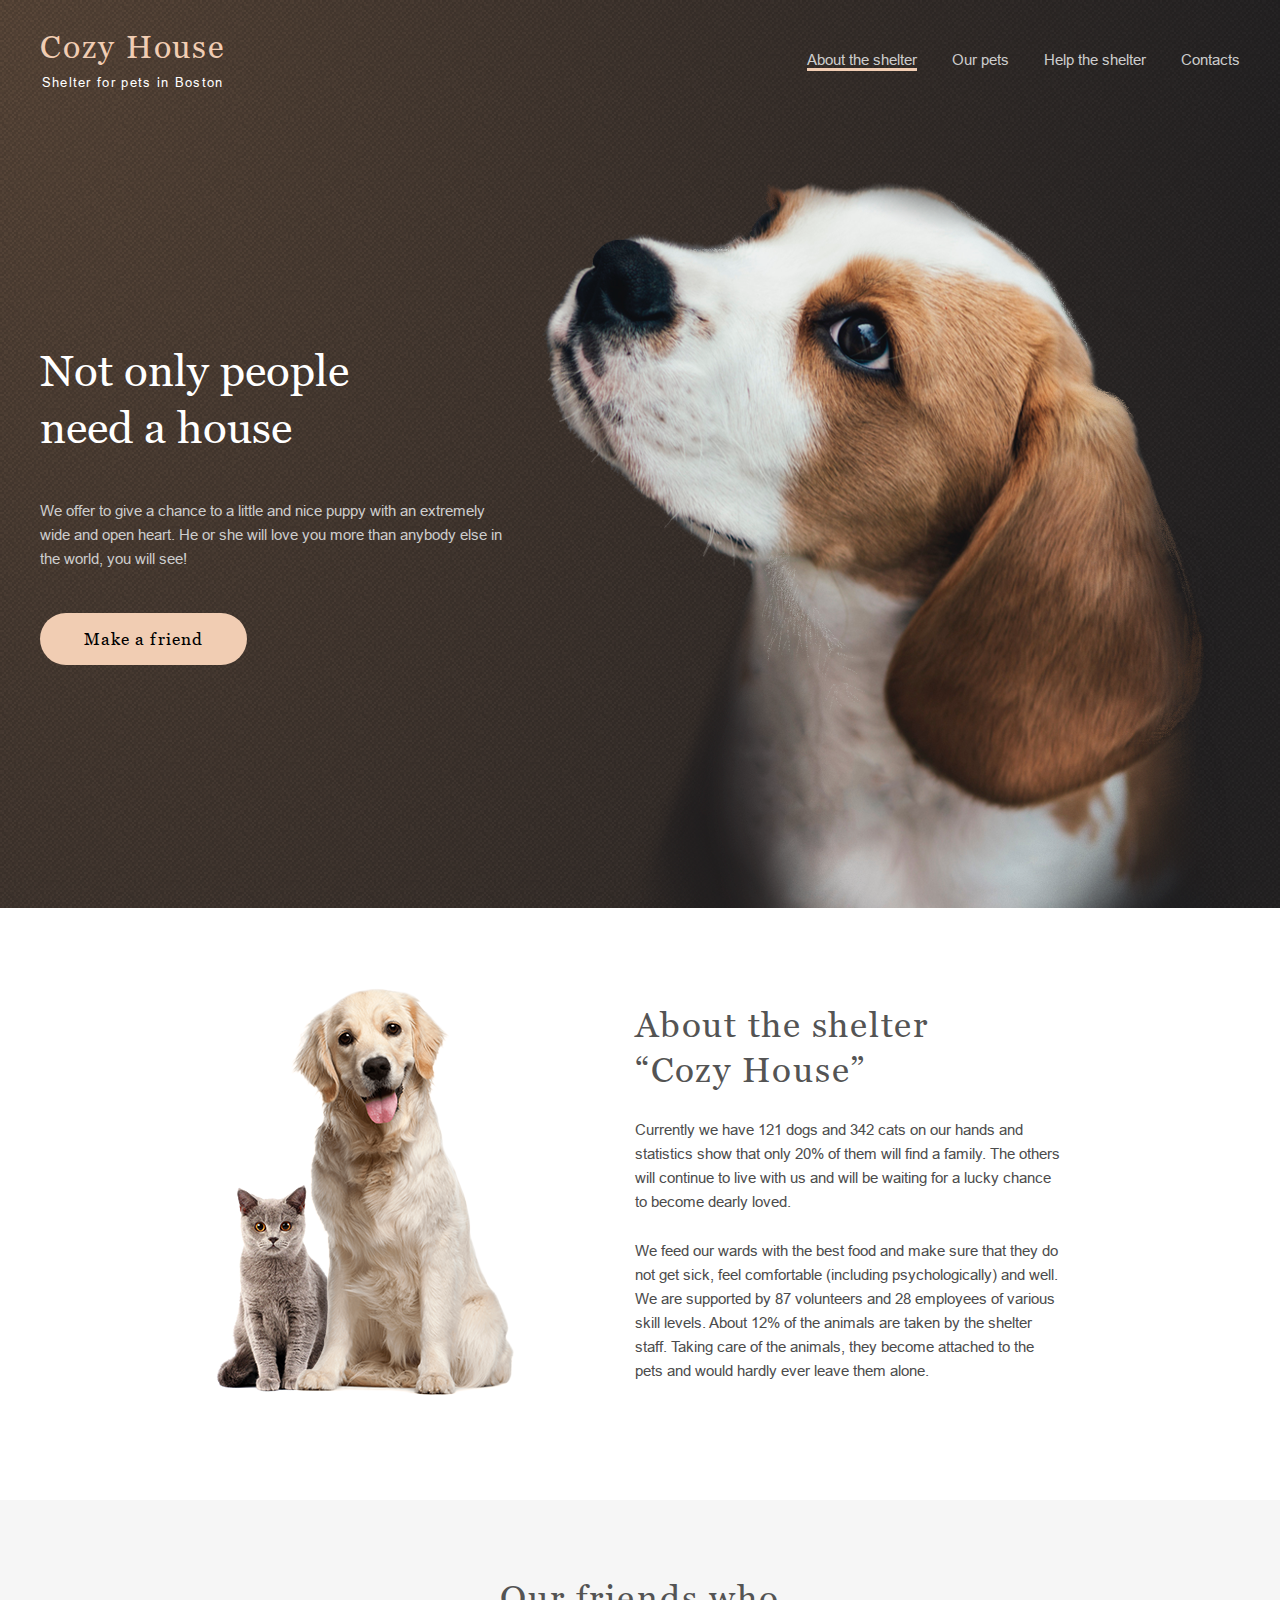
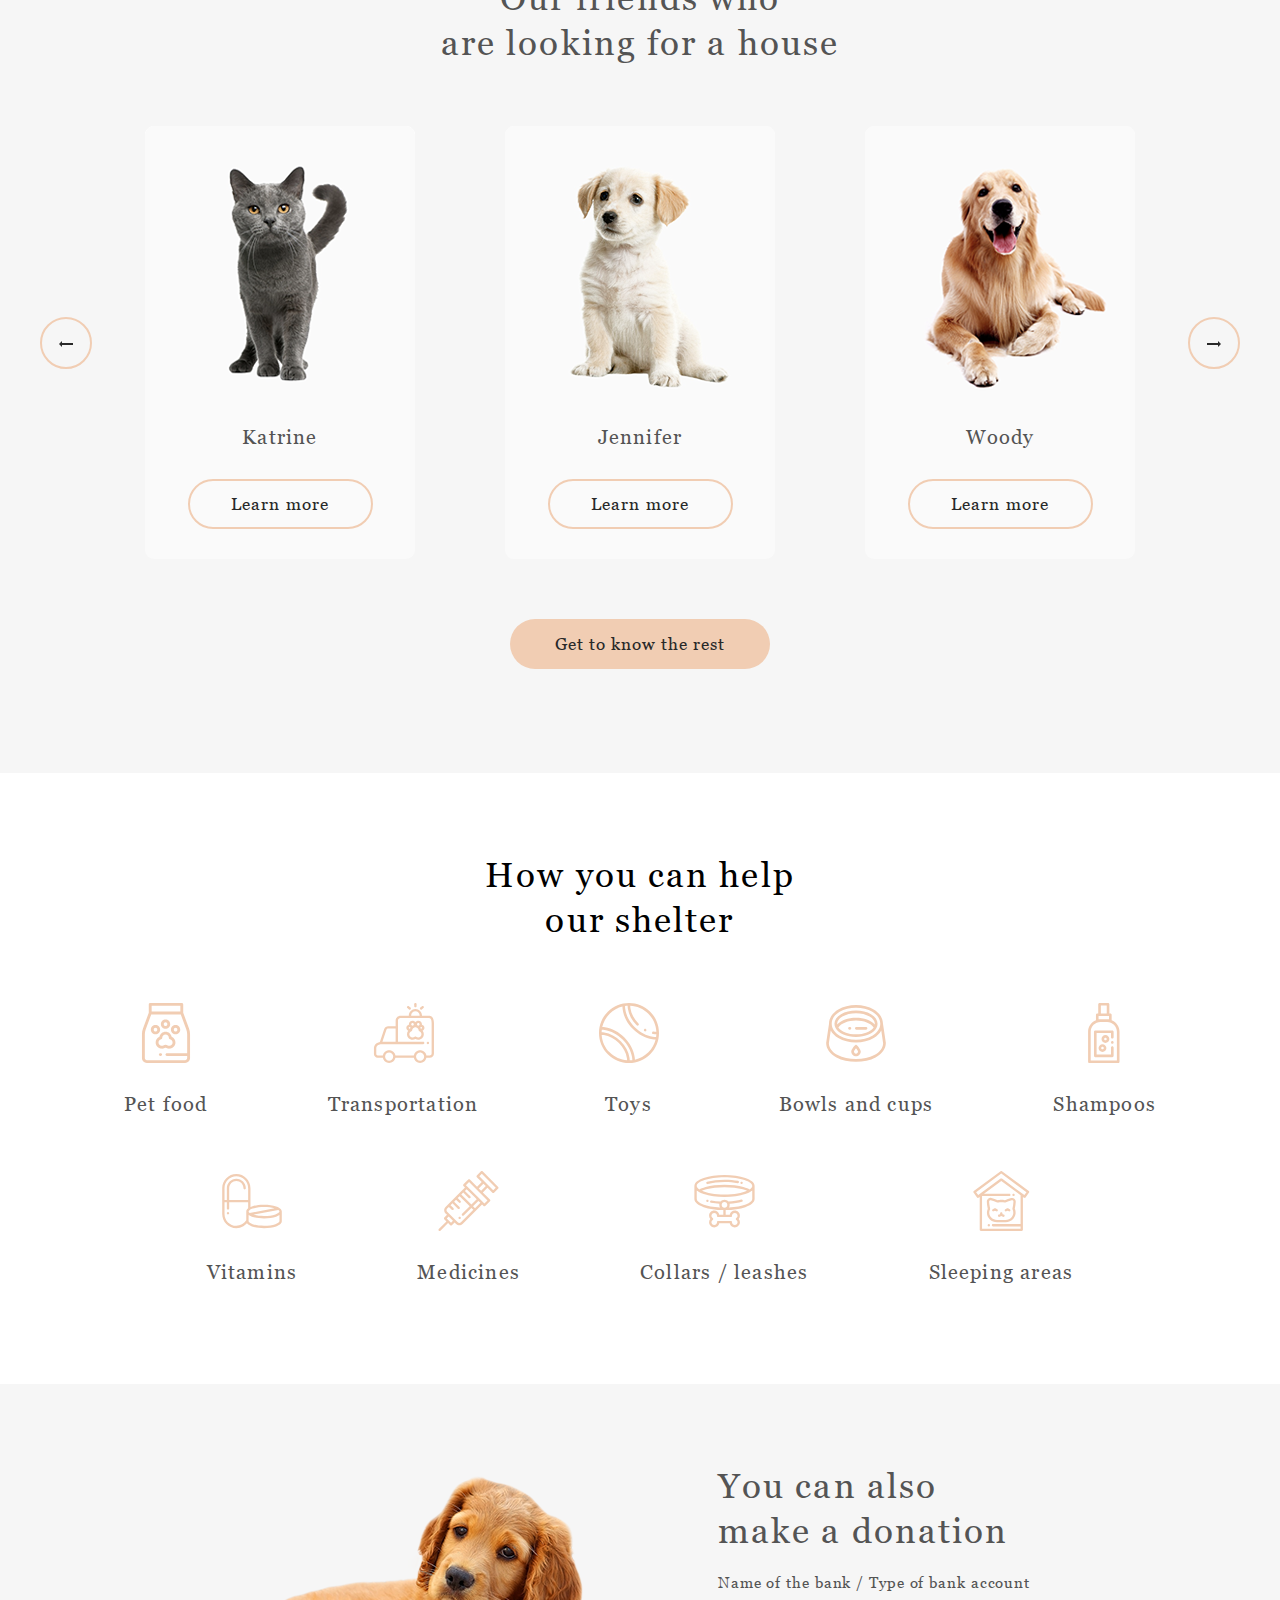
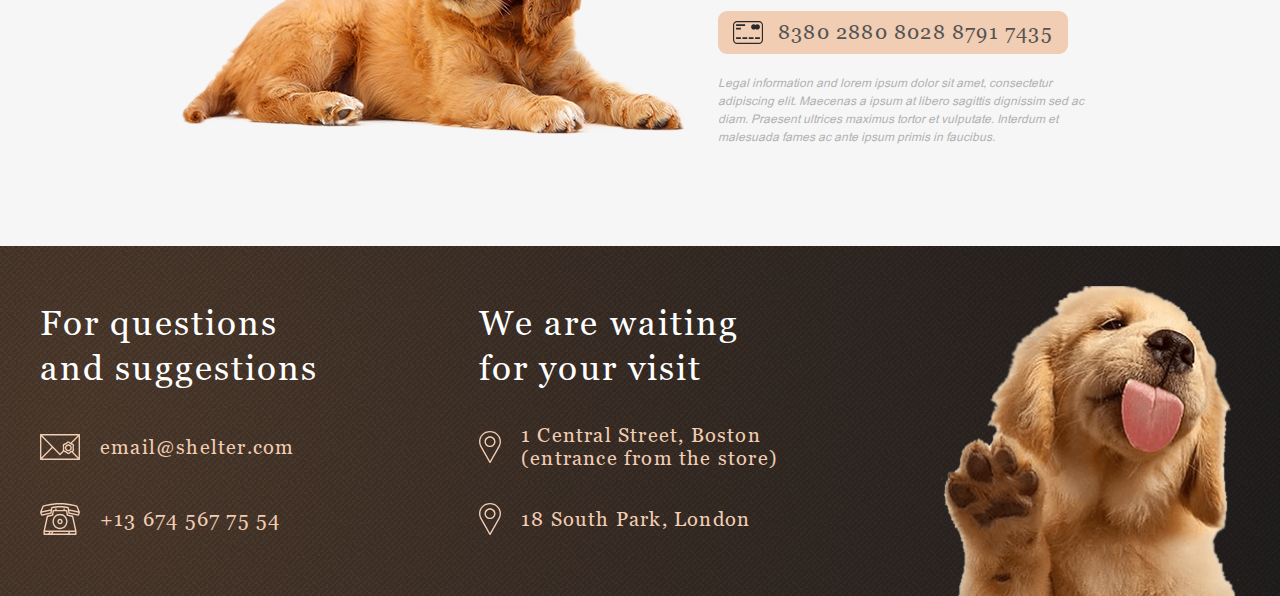
<file: shelter/pages/main/index.html>
<!DOCTYPE html>
<html lang="en">
<head>
    <meta charset="UTF-8">
    <meta http-equiv="X-UA-Compatible" content="IE=edge">
    <meta name="viewport" content="width=device-width, initial-scale=1.0">
    <link rel="stylesheet" href="../main/style.css">
    <title>main</title>
    <link rel="shortcut icon" type="image/svg" href="../../assets/icons/favicon.svg">
</head>

<body>
    <header class="header">
        <div class="header_conteiner wrapper">
            <a href="javascript:;" class="logo">
                <span class="title">Cozy House</span>
                <span class="subtitle">Shelter for pets in Boston</span>
            </a>
            <nav class="navigation">
                <ul class="navigation-list">
                    <li><a href="javascript:;" class="nav_link line">About the shelter</a></li>
                    <li><a href="../pets/index.html" class="nav_link active">Our pets</a></li>
                    <li><a href="#help_anchor" class="nav_link active">Help the shelter</a></li>
                    <li><a href="#contacts_anchor" class="nav_link active">Contacts</a></li>
                </ul>
            </nav>
            <div class="burger_menu" id="burger">
                <span class="burger_line"></span>
                <div class="blackout"></div>
            </div>
        </div>
    </header>
    <main>
        <section class="not_only">
            <div class="not_only_conteiner wrapper">
                <div class="content">
                    <h1>Not only people <br> need a house</h1>
                    <p>We offer to give a chance to a little 
                        and nice puppy with an extremely wide and open heart. 
                        He or she will love you more than anybody else in the world, 
                        you will see!</p>
                    <form action="#our_friends">
                        <button class="not_only_button">Make a friend</button>
                    </form>
                </div>
                <div class="start_images">
                    <img src="../../assets/images/start.png" class="start_screen_puppy" alt="start-screen-puppy">
                </div>
            </div>
        </section>
        <section class="about">
            <div class="about_conteiner wrapper">
                <div class="about_pets">
                    <img src="../../assets/images/about-pets.png" class="about_pets_images" alt="about_pets_images">
                </div>
                <div class="about_content">
                    <h3>About the shelter <br> “Cozy House”</h3>
                    <p>Currently we have 121 dogs and 342 cats on our hands and statistics show that only 20% 
                        of them will find a family. The others will continue to live with us and will be waiting 
                        for a lucky chance to become dearly loved.</p>
                    <p>We feed our wards with the best food and make sure that they do not get sick, feel comfortable 
                        (including psychologically) and well. We are supported by 87 volunteers and 28 employees of 
                        various skill levels. About 12% of the animals are taken by the shelter staff. 
                        Taking care of the animals, they become attached to the pets and would hardly ever leave them alone.</p>
                </div>
            </div>
        </section>
        <section class="our_friends" id="our_friends">
            <div class="our_friends_conteiner wrapper">
                <div class="our_friends_heading">
                    <h3>Our friends who<br>are looking for a house</h3>
                </div>
                <div class="our_friends_slider">
                    <button class="button_arrow button_arrow_one">
                        <img src="../../assets/icons/Arrow1.png" alt="arrow">
                    </button>
                    <div class="our_friends_pets">
                        <div class="our_friends_card card_one ">
                            <img src="../../assets/images/pets-katrine.png" class="card_images" alt="pets">
                            <p>Katrine</p>
                            <button class="card_button">Learn more</button>
                        </div>
                        <div class="our_friends_card card_two">
                            <img src="../../assets/images/pets-jennifer.png" class="card_images" alt="pets">
                            <p>Jennifer</p>
                            <button class="card_button">Learn more</button>
                        </div>
                        <div class="our_friends_card card_three">
                            <img src="../../assets/images/pets-woody.png" class="card_images" alt="pets">
                            <p>Woody</p>
                            <button class="card_button">Learn more</button>
                        </div>
                    </div>
                    <button class="button_arrow button_arrow_two">
                        <img src="../../assets/icons/Arrow2.png" alt="arrow">
                    </button>
                </div>
                <form action="../pets/index.html">
                    <button class="our_friends_button">Get to know the rest</button>
                </form>
            </div>
        </section>
        <section class="help" id="help_anchor">
            <div class="help_conteiner wrapper">
                <div class="help_heading">
                    <h3>How you can help<br>our shelter</h3>
                </div>
                <div class="help_list">
                    <div class="help_item">
                        <img src="../../assets/icons/icon-pet-food.svg" class="help_icon" alt="icon">
                        <p>Pet food</p>
                    </div>
                    <div class="help_item">
                        <img src="../../assets/icons/icon-transportation.svg" class="help_icon" alt="icon">
                        <p>Transportation</p>
                    </div>
                    <div class="help_item">
                        <img src="../../assets/icons/icon-toys.svg" class="help_icon" alt="icon">
                        <p>Toys</p>
                    </div>
                    <div class="help_item">
                        <img src="../../assets/icons/icon-bowls-and-cups.svg" class="help_icon" alt="icon">
                        <p>Bowls and cups</p>
                    </div>
                    <div class="help_item">
                        <img src="../../assets/icons/icon-shampoos.svg" class="help_icon" alt="icon">
                        <p>Shampoos</p>
                    </div>
                    <div class="help_item">
                        <img src="../../assets/icons/icon-vitamins.svg" class="help_icon" alt="icon">
                        <p>Vitamins</p>
                    </div>
                    <div class="help_item">
                        <img src="../../assets/icons/icon-medicines.svg" class="help_icon" alt="icon">
                        <p>Medicines</p>
                    </div>
                    <div class="help_item">
                        <img src="../../assets/icons/icon-collars-leashes.svg" class="help_icon" alt="icon">
                        <p>Collars / leashes</p>
                    </div>
                    <div class="help_item">
                        <img src="../../assets/icons/icon-sleeping-area.svg" class="help_icon" alt="icon">
                        <p>Sleeping areas</p>
                    </div>
                </div>
            </div>
        </section>
        <section class="in_addition">
            <div class="in_addition_conteiner wrapper">
                <div class="in_addition_pets">
                    <img src="../../assets/images/donation-dog.png" class="in_addition_images" alt="donation-dog">
                </div>
                <div class="in_addition_content">
                    <h3 class="in_addition_heading">You can also <br> make a donation</h3> 
                    <h5 class="in_addition_subheading">Name of the bank / Type of bank account</h5>
                    <a href="javascript:;" class="credit_card">
                        <img src="../../assets/icons/credit-card.svg" alt="credit_card_icon">
                        <h4>8380 2880 8028 8791 7435</h4>
                    </a>
                    <p>Legal information and lorem ipsum dolor sit amet, consectetur adipiscing elit. 
                        Maecenas a ipsum at libero sagittis dignissim sed ac diam. Praesent 
                        ultrices maximus tortor et vulputate. Interdum et malesuada fames ac 
                        ante ipsum primis in faucibus.</p>
                </div>
            </div>
        </section>
    </main> 
<footer class="footer" id="contacts_anchor">
    <div class="footer_conteiner wrapper">
        <div class="footer_contacts">
            <h3>For questions and suggestions</h3>
            <a href="mailto:email@shelter.com" class="footer_contacts_link">
                <img src="../../assets/icons/icon-email.svg" alt="icon-email">
                <h4> email@shelter.com </h4>
            </a>

            <a href="tel:+136745677554" class="footer_contacts_link" >
                <img src="../../assets/icons/icon-phone.svg" alt="icon-phone">
                <h4>+13 674 567 75 54</h4>
            </a>
        </div>
        <div class="footer_location">
            <h3>We are waiting for your visit</h3>
            <a href="https://goo.gl/maps/EmL5Xp3YGpndkowS8" target="_blank" class="footer_contacts_link">
                <img src="../../assets/icons/icon-marker.svg" alt="icon-marker">
                <h4> 1 Central Street, Boston (entrance from the store) </h4>
            </a>

            <a href="https://goo.gl/maps/ezSDWC52Sq35drca7" target="_blank" class="footer_contacts_link">
                <img src="../../assets/icons/icon-marker.svg" alt="icon-marker">
                <h4> 18 South Park, London </h4>
            </a>
        </div>
        <img src="../../assets/images/footer-puppy.png" alt="footer-puppy">
    </div>

</footer>
<script src="../main/main.js"></script>
</body>
</html>
</file>
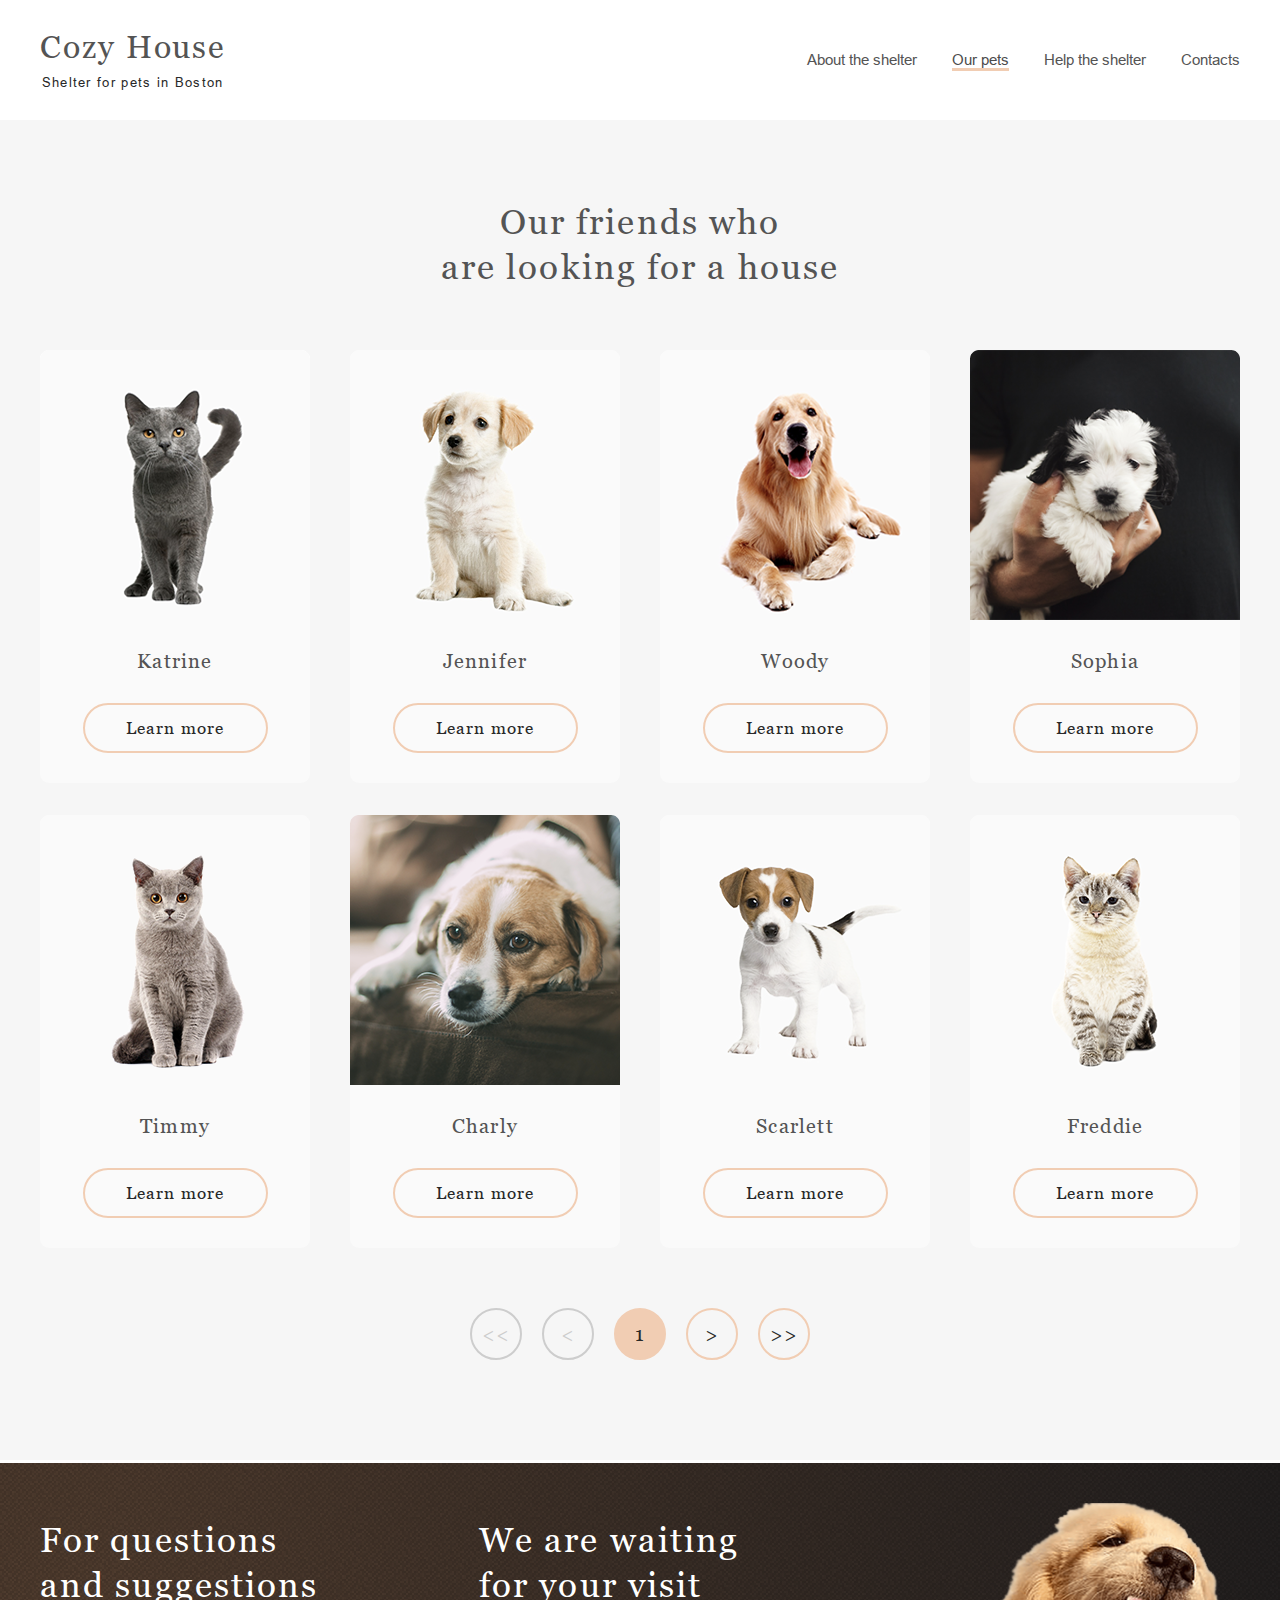
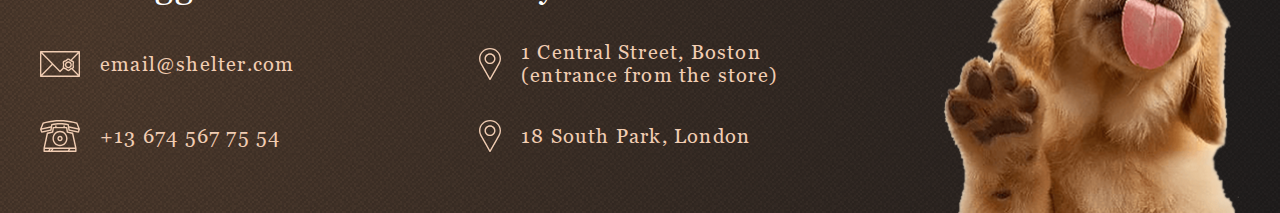
<file: shelter/pages/pets/index.html>
<!DOCTYPE html>
<html lang="en">
<head>
    <meta charset="UTF-8">
    <meta http-equiv="X-UA-Compatible" content="IE=edge">
    <meta name="viewport" content="width=device-width, initial-scale=1.0">
    <link rel="stylesheet" href="../pets/style.css">
    <title>pets</title>
    <link rel="shortcut icon" type="image/svg" href="../../assets/icons/favicon.svg">
</head>
<body>
    <header class="header">
        <div class="header_conteiner wrapper">
            <a href="../main/index.html" class="logo">
                <span class="title">Cozy House</span>
                <span class="subtitle">Shelter for pets in Boston</span>
            </a>
            <nav class="navigation">
                <ul class="navigation-list">
                    <li><a href="../main/index.html" class="nav_link active">About the shelter</a></li>
                    <li><a href="javascript:;" class="nav_link line">Our pets</a></li>
                    <li><a href="../../pages/main/index.html#help_anchor" class="nav_link active">Help the shelter</a></li>
                    <li><a href="#contacts_anchor" class="nav_link active">Contacts</a></li>
                </ul>
            </nav>
            <div class="burger_menu" id="burger">
                <span class="burger_line"></span>
                <div class="blackout"></div>
            </div>
        </div>
    </header>
    <main>
        <section class="our_friends">
            <div class="our_friends_conteiner wrapper">
                <div class="our_friends_heading">
                    <h1>Our friends who<br>are looking for a house</h1>
                </div>
                <div class="our_friends_slider">
                    <div class="our_friends_card">
                        <img src="../../assets/images/pets-katrine.png" class="card_images" alt="pets">
                        <p>Katrine</p>
                        <button class="card_button">Learn more</button>
                    </div>
                    <div class="our_friends_card">
                        <img src="../../assets/images/pets-jennifer.png" class="card_images" alt="pets">
                        <p>Jennifer</p>
                        <button class="card_button">Learn more</button>
                    </div>
                    <div class="our_friends_card">
                        <img src="../../assets/images/pets-woody.png" class="card_images" alt="pets">
                        <p>Woody</p>
                        <button class="card_button">Learn more</button>
                    </div>
                    <div class="our_friends_card">
                        <img src="../../assets/images/pets-sophia.png" class="card_images" alt="pets">
                        <p>Sophia</p>
                        <button class="card_button">Learn more</button>
                    </div>
                    <div class="our_friends_card">
                        <img src="../../assets/images/pets-timmy.png" class="card_images" alt="pets">
                        <p>Timmy</p>
                        <button class="card_button">Learn more</button>
                    </div>
                    <div class="our_friends_card">
                        <img src="../../assets/images/pets-charly.png" class="card_images" alt="pets">
                        <p>Charly</p>
                        <button class="card_button">Learn more</button>
                    </div>
                    <div class="our_friends_card">
                        <img src="../../assets/images/pets-scarlet.png" class="card_images" alt="pets">
                        <p>Scarlett</p>
                        <button class="card_button">Learn more</button>
                    </div>
                    <div class="our_friends_card">
                        <img src="../../assets/images/pets-freddie.png" class="card_images" alt="pets">
                        <p>Freddie</p>
                        <button class="card_button">Learn more</button>
                    </div>
                </div>
                <nav class="button_paginator">
                    <button class="button_item paginator_inactive"> &#x3C;&#x3C; </button>
                    <button class="button_item paginator_inactive">&#x3C;</button>
                    <button class="button_item paginator_active">
                        <span>1</span>
                    </button>
                    <button class="button_item paginator">&#x3E;</button>
                    <button class="button_item paginator"> &#x3E;&#x3E; </button>
                </nav>


            </div>
        </section>
    </main>
    <footer class="footer" id="contacts_anchor">
        <div class="footer_conteiner wrapper">
            <div class="footer_contacts">
                <h3>For questions and suggestions</h3>
                <a href="mailto:email@shelter.com" class="footer_contacts_link">
                    <img src="../../assets/icons/icon-email.svg" alt="icon-email">
                    <h4> email@shelter.com </h4>
                </a>
    
                <a href="tel:+136745677554" class="footer_contacts_link" >
                    <img src="../../assets/icons/icon-phone.svg" alt="icon-phone">
                    <h4>+13 674 567 75 54</h4>
                </a>
            </div>
            <div class="footer_location">
                <h3>We are waiting for your visit</h3>
                <a href="https://goo.gl/maps/EmL5Xp3YGpndkowS8" target="_blank" class="footer_contacts_link">
                    <img src="../../assets/icons/icon-marker.svg" alt="icon-marker">
                    <h4> 1 Central Street, Boston (entrance from the store) </h4>
                </a>
    
                <a href="https://goo.gl/maps/ezSDWC52Sq35drca7" target="_blank" class="footer_contacts_link">
                    <img src="../../assets/icons/icon-marker.svg" alt="icon-marker">
                    <h4> 18 South Park, London </h4>
                </a>
            </div>
            <img src="../../assets/images/footer-puppy.png" class="footer_images" alt="footer-puppy">
        </div>
    
    </footer>
    <script src="../pets/main.js"></script>
</body>
</html>
</file>
<file: shelter/pages/main/style.css>
@font-face {
    font-family: 'Arial';
    src: url(../../assets/fonts/arial/ArialMT.woff2) format('woff2'),
        url(../../assets/fonts/arial/ArialMT.woff) format('woff');
    font-weight: normal;
    font-style: normal;
    font-display: swap;
}

@font-face {
    font-family: 'Georgia';
    src: url(../../assets/fonts/georgia/Georgia.woff2) format('woff2'),
        url(../../assets/fonts/georgia/Georgia.woff) format('woff');
    font-weight: normal;
    font-style: normal;
    font-display: swap;
}

:root {
    --white-color: #FFFFFF;
    --color-primary: #F1CDB3;
    --color-primary-light: #FDDCC4;
    --color-light-s: #FAFAFA; 
    --color-light-l:#F6F6F6;
    --color-dark-s: #CDCDCD;
    --color-dark-3xl: #292929;
    --color-dark-l: #545454; 
    --color-dark-xl: #4C4C4C; 
    --color-dark-m: #B2B2B2;
}

*, *::before, *::after {
    box-sizing: border-box;
}

html {
    scroll-behavior: smooth;
}

body {
    margin: 0 auto;
    padding: 0;
    scroll-behavior: smooth;
    transition: all .3s;
}
.wrapper {
    max-width: 1200px;
    margin: 0 auto;
}

h1, h3,h4, h5, p {
    margin: 0;
 }
a {
    text-decoration: none;
}

.open {
    display: flex !important;

}

/***header***/

.header {
    position: absolute;
    top: 0;
    right: 0;
    z-index: 2;
    width: 100%;

}
.header_conteiner {
    min-height: 60px;
    display: flex;
    flex-direction: row;
    justify-content: space-between;
    padding-top: 30px;
    padding-bottom: 90px;
    align-items: center;
}

.logo {
    display: flex;
    flex-direction: column;
    align-items: center;
    gap: 10px;
    cursor: pointer;
    transition: 0.3s;
}

.title {
    font-family: 'Georgia';
    font-style: normal;
    font-weight: 400;
    font-size: 32px;
    line-height: 110%;
    letter-spacing: 0.06em;
    color: var(--color-primary);
}

.subtitle {
    font-family: 'Arial';
    font-style: normal;
    font-weight: 400;
    font-size: 13px;
    line-height: 15px;
    letter-spacing: 0.1em;
    color: var(--white-color);
}

.navigation {
    min-width: 440px;
}

.navigation-list {
    display: flex;
    flex-direction: row;
    justify-content: space-between;
    list-style: none;
    gap:35px;
}

    
.nav_link {
    text-decoration: none;
    font-family: 'Arial';
    font-style: normal;
    font-weight: 400;
    font-size: 15px;
    line-height: 24px;
    color: var(--color-dark-s);
    cursor: pointer;
    transition: .3s;
}
.line {
    border-bottom: 3px solid var(--color-primary);
    cursor: default;
}
.active:hover {
    color: var(--white-color);
 }

.burger_menu {
    display: none;
    position: relative;
    z-index: 11;
    justify-content: flex-end;
    align-items: center;
    width: 30px;
    height: 22px;
    background-color: transparent;

}

.burger_menu span {
    width: 100%;
    height: 2px;
    background-color: var(--color-primary);
    transform: scale(1);
}

.burger_menu::before,
.burger_menu::after {
    content: '';
    position: absolute;
    height: 2px;
    width: 100%;
    transition: all 0.3s ease 0s;
    background-color: var(--color-primary);
}

.burger_menu::before {
    top: 0;
}
.burger_menu::after {
    bottom: 0;
}

.burger_menu.active_menu span {
    transform: rotate(90deg);
}

.burger_menu.active_menu::before {
    transform: rotate(90deg);
    left: 10px;
    top: 10px;
}
.burger_menu.active_menu::after {
    transform: rotate(90deg);
    right: 10px;
    top: 10px;
}



/***section not only***/

.not_only {
    padding-top: 180px;
    /* background-image: url(../../assets/images/start-screen-background.png), 
    radial-gradient(100% 215.42% at 0% 0%, #5B483A 0%, #262425 100%); */
    background-image: url(../../assets/images/noise_transparent@2x.png), 
    radial-gradient(100% 215.42% at 0% 0%, #5B483A 0%, #262425 100%);
    /* background-size: 100%; */
    /* max-height: 908px;  пока что убираю,
    надо проверить */
}

.not_only_conteiner {
    display: flex;
    flex-direction: row;
    justify-content: space-between;
    max-height: 728px;
}
.content {
    display: flex;
    flex-direction: column;
    justify-content: space-between;
    padding: 163px 40px 243px 0px;
    gap:40px;
    max-width: 502px;
}
.content > h1 {
    max-width: 100%;
    font-family: 'Georgia';
    font-style: normal;
    font-weight: 400;
    font-size: 44px;
    line-height: 57px;
    color: var(--white-color);
}

.content > p {
    max-width: 100%;
    font-family: 'Arial';
    font-style: normal;
    font-weight: 400;
    font-size: 15px;
    line-height: 24px;
    color: var(--color-dark-s);
}

.not_only_button {
    width: 207px;
    height: 52px;
    background-color: var(--color-primary);
    border-radius: 100px;
    border-style: none;
    cursor: pointer;
    font-family: 'Georgia';
    font-style: normal;
    font-weight: 400;
    font-size: 17px;
    line-height: 22px;
    letter-spacing: 0.06em;
    transition: 1s; 
}

.not_only_button:hover {
    transition: 1s;
    transform: scale(1.1);
    background-color: var(--color-primary-light);
}

.not_only_button:active {
    background-color: var(--color-primary-light);
    border: var(--color-primary);
}

.start_images {
    max-width: 698px;
    max-height: 728px;
}

.start_images {
    position: relative;
    width: 698px;
    height: 728px;
}
.start_screen_puppy {
    position: absolute;
    max-width: 100%;
    bottom: 0px;
}


/***about section***/

.about {
    background-color: var(--white-color);
}

.about_conteiner {
    display: flex;
    flex-direction: row;
    justify-content: space-between;
    gap:120px;
    padding: 80px 175px 100px 175px;
}

.about_pets_images {
    max-width:300px;
    max-height:408px;

}

.about_content {
    display: flex;
    flex-direction: column;
    gap: 25px;
    padding-top: 15px;

}

.about_content > h3 {
    font-family: 'Georgia';
    font-style: normal;
    font-weight: 400;
    font-size: 35px;
    line-height: 45px;
    letter-spacing: 0.05em;
    color: var(--color-dark-l);
}
.about_content p {
    font-family: 'Arial';
    font-style: normal;
    font-weight: 400;
    font-size: 15px;
    line-height: 24px;
    color: var(--color-dark-xl);
}

/*** our friends section***/

.our_friends {
    background: var(--color-light-l);
}

.our_friends_conteiner {
    padding-top: 76px;
    padding-bottom: 104px;
    display: flex;
    flex-direction: column;
    gap: 60px;
    justify-content: space-between;
    position: relative;
}

.our_friends_slider {
    display: flex;
    flex-direction: row;
    justify-content: space-between;
    gap: 53px;
    align-items: center;
    width: 100%;
}

.our_friends_pets {
    display: flex;
    flex-wrap: wrap;
    flex-direction: row;
    justify-content: space-between;
    gap: 90px;
    overflow-y: hidden;

}

.our_friends_card {
    position: relative;
    display: flex;
    flex-wrap: wrap;
    flex-direction: column;
    justify-content: space-between;
    gap: 30px;
    align-items: center;
    background-color: var(--color-light-s);
    transition: 0.3s;
    border-radius: 9px;
}
.our_friends_card:hover {
    box-shadow: 0px 2px 35px 14px rgba(13, 13, 13, 0.04);
    transition: 1s;
    background-color: var(--white-color);
}

.our_friends_card:active {
    box-shadow: 0px 2px 35px 14px rgba(13, 13, 13, 0.04);
    transition: 1s;
    background-color: var(--white-color);
}

.our_friends_card:hover .card_button {
    background-color: var(--color-primary-light);
    border: 2px solid var(--color-primary-light);
  }
  

.our_friends_heading > h3 {
    font-family: 'Georgia';
    font-style: normal;
    font-weight: 400;
    font-size: 35px;
    line-height: 45px;
    letter-spacing: 0.06em;
    color: var(--color-dark-l);
    text-align: center; 
}

.button_arrow {
    width: 52px;
    height: 52px;
    border-radius: 50%;
    border: 2px solid var(--color-primary);
    background: transparent;
    cursor: pointer;
    transition: 0.3s;
}

.button_arrow:hover {
    border: 2px solid var(--color-primary-light);
    background-color: var(--color-primary-light);
    transition: 0.3s; 
    transform: scale(1.1);
}
.button_arrow:active {
    border: 2px solid var(--color-primary-light);
    background-color: var(--color-primary-light);
}


.button_arrow > img {
    width: 14px;
    align-items: center;
}

.our_friends_card p {
    font-family: 'Georgia';
    font-style: normal;
    font-weight: 400;
    font-size: 20px;
    line-height: 23px;
    letter-spacing: 0.06em;
    color: var(--color-dark-l);
}

.card_button {
    width: 185px;
    height: 50px;
    border: 2px solid var(--color-primary);
    border-radius: 100px;
    background-color: var(--color-light-s);
    cursor: pointer;
    margin-bottom: 30px;

    font-family: 'Georgia';
    font-style: normal;
    font-weight: 400;
    font-size: 17px;
    line-height: 22px;
    letter-spacing: 0.06em;
    color: var(--color-dark-3xl);
    transition: 1s; 
}

.card_button:hover {
    background-color: var(--color-primary-light);
    border: 2px solid var(--color-primary-light);
    transition: 1s;
    transform: scale(1.1);
}

.card_button:active {
    background-color: var(--color-primary-light);
    border: 2px solid var(--color-primary);
    transition: 1s;
}

.our_friends_button {
    width: 260px;
    height: 50px;
    background-color: var(--color-primary);
    border-radius: 100px;
    border-style: none;
    cursor: pointer;
    font-family: 'Georgia';
    font-style: normal;
    font-weight: 400;
    font-size: 17px;
    line-height: 22px;
    letter-spacing: 0.06em;
    color: var(--color-dark-3xl);
    transition: 1s; 
}

.our_friends_button:hover {
    transition: 1s; 
    transform: scale(1.1);
    background-color: var(--color-primary-light);
    border: none;
}
.our_friends_button:active {
    background-color: var(--color-primary-light);
    border: 2px solid var(--color-primary-light);
    transition: 1s; 
}

.our_friends_conteiner form {
    margin: auto;
}

/*** help section***/

.help {
    background-color: var(--white-color);
}

.help_conteiner {
    padding-top: 80px;
    padding-bottom: 100px;
    display: flex;
    flex-direction: column;
    gap: 60px;
    justify-content: space-between;
}

.help_heading > h3 {
    font-family: 'Georgia';
    font-style: normal;
    font-weight: 400;
    font-size: 35px;
    line-height: 45px;
    letter-spacing: 0.06em;
    color: var (--color-dark-l);
    text-align: center; 
}

.help_list {
    display: flex;
    flex-wrap: wrap;
    gap: 55px 120px;
    justify-content: center;

}
.help_item {
    display: flex;
    gap:30px;
    flex-direction: column;
    transition: 0.3s; 
    cursor: pointer;
}

.help_item:hover {
    transition: 0.3s; 
    transform: scale(1.2);
}

.help_item p {
    font-family: 'Georgia';
    font-style: normal;
    font-weight: 400;
    font-size: 20px;
    line-height: 23px;
    letter-spacing: 0.06em;
    color: var(--color-dark-l);
    text-align: center;

}
.help_icon {
    height: 60px;
}

/*** in_addition section ***/

.in_addition {
    background-color: var(--color-light-l);
}

.in_addition_conteiner {
    padding: 80px 142px 100px 142px;
    display: flex;
    flex-direction: row;
    gap: 30px;
    justify-content: space-between;
    align-items: center;
    overflow-y: hidden;
}

.in_addition_content {
    display: flex;
    flex-direction: column;
    justify-content: space-between;
    gap: 20px;
    align-items: flex-start;
    max-width: 380px;
}
.in_addition_content > h3 {
    font-family: 'Georgia';
    font-style: normal;
    font-weight: 400;
    font-size: 35px;
    line-height: 45px;
    letter-spacing: 0.06em;
    color: var(--color-dark-l);
    
}
.in_addition_content > h5 {
    font-family: 'Georgia';
    font-style: normal;
    font-weight: 400;
    font-size: 15px;
    line-height: 17px;
    letter-spacing: 0.06em;
    color: var(--color-dark-l);
    
}
.credit_card {
    display: flex;
    flex-direction: row;
    gap: 15px;
    background-color: var(--color-primary);
    border-radius: 9px;
    width: 350px;
    height: 43px;
    align-items: center;
    justify-content: center;
    transition: 0.3s;
    cursor: pointer;
}

.credit_card:hover {
    box-shadow: 0 0 10px 0.5px var(--color-dark-m);
    transition: 0.3s;
}

.credit_card img {
    width: 30px;
    height: 23px;
    color: var(--color-dark-3xl);
}
.credit_card h4 {
    font-family: 'Georgia';
    font-style: normal;
    font-weight: 400;
    font-size: 20px;
    line-height: 23px;
    letter-spacing: 0.06em;
    color: var(--color-dark-l);
} 

.in_addition_content p {
    font-family: 'Arial';
    font-style: italic;
    font-weight: 400;
    font-size: 12px;
    line-height: 18px;
    color: var(--color-dark-m);
}
.in_addition_pets {
    max-width: 505px;
    max-height: 261px;
}
.in_addition_images{
    width: 100%;
}

/*** footer ***/

.footer {
    background-image: url(../../assets/images/noise_transparent@2x.png), 
    radial-gradient(110.67% 538.64% at 5.73% 50%, #513D2F 0%, #1A1A1C 100%);
    /* max-height: 350px; */
}

.footer_conteiner {
    display: flex;
    flex-direction: row;
    flex-wrap: wrap;
    gap: 158px;
    justify-content: space-between;
    padding-top: 40px;
}

.footer_contacts {
    display: flex;
    flex-direction: column;
    gap: 40px;
    padding-top: 15px;
    max-width: 280px;
}
.footer_location {
    display: flex;
    flex-direction: column;
    gap: 33px;
    padding-top: 15px;
    max-width: 302px;
}

.footer_contacts h3, 
.footer_location h3 {
    font-family: 'Georgia';
    font-style: normal;
    font-weight: 400;
    font-size: 35px;
    line-height: 45px;
    letter-spacing: 0.06em;
    color: var(--white-color);
    width: 280px;
}

.footer_contacts_link {
    display: flex;
    flex-direction: row;
    gap: 20px;
    align-items: center;
    cursor: pointer;
    transition: 0.5s; 
}

.footer_contacts_link:hover {
    transition: 0.3s; 
    transform: scale(1.2);
}


.footer_contacts_link > h4 {
    font-family: 'Georgia';
    font-style: normal;
    font-weight: 400;
    font-size: 20px;
    line-height: 23px;
    letter-spacing: 0.06em;
    color: var(--color-primary);
}

.footer_images img {
    width: 300px;
    height: 310px;
}

/*.header, */
/*.not_only,*/
/* .about, */
/* .our_friends, */
/* .help, */
/* .in_addition, */
/* .footer {
    display: none !important;
} */


@media all and (max-width: 1279px) {

 .header {
        padding-left: 30px;
        padding-right: 30px;
    }
.not_only {
    padding-left: 30px;
    padding-right: 30px;
}

/*section our_friends */

.our_friends_card {
    margin-top: 10px;
}
.our_friends_slider {
    gap: 14px;
}

/*** footer ***/
.footer_conteiner {
    padding-left: 64px;
    padding-right: 64px;
}
}


@media all and (max-width: 1175px) {
/*section our_friends */

.card_three {
    display: none;
}
.our_friends {
    padding-left: 30px;
    padding-right: 30px;
}
.our_friends_card {
    margin-top: 0px;
}
.our_friends_conteiner {
    gap: 62;
}
.our_friends_pets {
    gap: 35px;
}
/*section about */
.about_conteiner {
    flex-direction: column-reverse;
    justify-content: space-between;
    gap: 80px;
    padding: 68px 169px 100px 169px;
}


    /*** in_addition section ***/
    .in_addition_conteiner {
        flex-direction: column-reverse;
        gap: 60px;
        padding: 80px 131px 92px 131px;
    }
    .in_addition_content {
        padding-left: 60px;
        padding-right: 60px;
    }


}

@media all and (max-width: 875px) {
    /*** footer ***/
    .footer_conteiner {
        column-gap: 58px;
        row-gap: 65px;
        justify-content: space-evenly;
        padding-top: 15px;
    }
}

@media all and (max-width: 768px) {

    .header {
        padding-left: 30px;
        padding-right: 30px;
    }
    /*section not_only */
    .not_only {
        padding-top: 150px; 
        padding-left: 30px;
        padding-right: 30px;
    }
    .not_only_conteiner {
        max-height: none;
        flex-direction: column;
        gap: 100px; 
        align-items: center;

    }
    .content {
        padding: 0px;
        gap:42px;
        max-width: 460px;
        
    }
    .not_only_button {
        display: block;
        margin: 0 auto;

    }
    .start_images {
        margin-left: 137px ;
        width: 569px;
        height: 592px;
    }

    /*section about */

    .about_pets_images {
        margin: 0 auto;
        display: block; 
    }

/*section help */
    .help_list { 
        column-gap: 60px;
    }

    .help_item {
        width: 170px;
    }

}

@media all and (max-width: 767px) {
 /***header***/ 
 .header {
    padding-left: 20px;
    padding-right: 20px;
}
.burger_menu {
    display: flex;
}
.navigation {
    display: none;
    flex-direction: row;
    position: fixed;
    height: 100%;
    width: 320px;
    top: 0; 
    left: 0;
    z-index: 10;
    overflow-y: auto;
    overflow-x: hidden;
    background-color: var(--color-dark-3xl);
    transform: translateX(calc(100vw - 320px));
    transition: all 0.5s;
}

.navigation-list {
    display: flex;
    flex-direction: column;
    padding-top: 248px;
    justify-content: flex-start;
    align-items: center;
    gap: 36px;
}

.nav_link {
    font-size: 32px;
    line-height: 51px;
    color: var(--color-dark-s);
}
.nav_link:hover {
    border-bottom: 3px solid var(--color-primary);
    cursor: pointer;
    color: var(--color-light-s);
}


/* .blackout.active_menu {
    display: none;
    position: absolute;
    top: 0;
    left: 0;
    position: fixed;
    width: 100vw;
    height: 100vh;
    opacity: 0.4;
    background: rgba(41, 41, 41, 0.6);
    transition: all 0.5s;
} */



/*section our_friends */
    .our_friends_conteiner {
        gap: 55px;
    }
    .our_friends_pets {
        gap: 20px;
    }
}


@media all and (max-width: 755px) {

    /*.header, */
/* .not_only, */
/* .about, */
/* .our_friends, */
/* .help, */
/* .in_addition, */
/* .footer {
    display: none !important;
} */

 /*section not_only */

.not_only {
        padding-left: 10px;
        padding-right: 10px;
    }
    .start_images {
        margin-left: 50px ;
        width: 260px;
        height: 272px;
    }
    .content {
        text-align: center;
    }
    .content > h1 {
        font-size: 25px;
        line-height: 32px;
        letter-spacing: 0.06em;
    }
    .content > p {
        margin: 0 auto;
    }
    
    /*section about */
    .about_conteiner {
        gap: 42px;
        padding: 42px 10px;
    }
    .about_content > h3 { 
        font-size: 25px;
        line-height: 32px;
        text-align: center;
    }
    .about_content p {
        text-align: justify;
    }


    /*section our_friends */
    .card_two {
        display: none;
    }
    .our_friends {
        padding-left: 25px;
        padding-right: 25px; 
    }

    .our_friends_pets {
        order: -1;
    }
    .button_arrow {
        order: 0;
    }
  .our_friends_slider {
    flex-wrap: wrap;
    gap:20px
  }

  .our_friends_conteiner {
    gap: 42px; }


  .our_friends_heading > h3 {
    font-size: 25px;
    line-height: 32px;
}

.button_arrow_one {
margin-left: 42px;
}
.button_arrow_two {
margin-right: 42px;
}
.help_heading > h3 {
font-size: 25px;
line-height: 32px;

 }
 .help_conteiner {
    padding-top: 42px;
    padding-bottom: 42px;
    gap: 42px;
}
.help {
    padding-left: 15px;
    padding-right: 15px;
}
.help_list {
    column-gap: 30px;
} 
.help_item {
    width: 130px; 
}

.help_item p {
    font-size: 15px;
    line-height: 17px;
}
.in_addition_conteiner { 
    padding: 42px 10px; 
    gap: 42px;
}

.in_addition_content > h3 { 
    font-size: 25px;
    line-height: 32px;
    text-align: center;
}
.in_addition_content {
    padding-left: 10px;
    padding-right: 10px;
    align-items: center;
}

.in_addition_pets {
    width: 260px;
    height: 135px;
}
.credit_card {
    width: 281px;
    height: 43px;
}

.credit_card h4 {
    font-size: 15px;
    line-height: 17px;
}
.in_addition_content > h5 {
    letter-spacing: normal;
}

.in_addition_content p {
    text-align: justify;
}

.footer_contacts h3, 
.footer_location h3 {
    font-size: 25px;
    line-height: 32px;
    text-align: center;
}
}
</file>
<file: shelter/pages/pets/style.css>
@font-face {
    font-family: 'Arial';
    src: url(../../assets/fonts/arial/ArialMT.woff2) format('woff2'),
        url(../../assets/fonts/arial/ArialMT.woff) format('woff');
    font-weight: normal;
    font-style: normal;
    font-display: swap;
}

@font-face {
    font-family: 'Georgia';
    src: url(../../assets/fonts/georgia/Georgia.woff2) format('woff2'),
        url(../../assets/fonts/georgia/Georgia.woff) format('woff');
    font-weight: normal;
    font-style: normal;
    font-display: swap;
}

:root {
    --white-color: #FFFFFF;
    --color-primary: #F1CDB3;
    --color-primary-light: #FDDCC4;
    --color-light-s: #FAFAFA; 
    --color-light-l:#F6F6F6;
    --color-dark-s: #CDCDCD;
    --color-dark-3xl: #292929;
    --color-dark-l: #545454; 
    --color-dark-xl: #4C4C4C; 
    --color-dark-m: #B2B2B2;
}

*, *::before, *::after {
    box-sizing: border-box;
}

html {
    scroll-behavior: smooth;
}

body {
    margin: 0 auto;
    padding: 0;
    scroll-behavior: smooth;
    transition: all .3s;
}
.wrapper {
    max-width: 1200px;
    margin: 0 auto;
}

h1, h3,h4, h5, p {
    margin: 0;
 }
a {
    text-decoration: none;
}
.open {
    display: flex !important;

}



/***header***/

.header_conteiner {
    min-height: 120px;
    display: flex;
    flex-direction: row;
    justify-content: space-between;
    padding-top: 30px;
    padding-bottom: 30px;
    align-items: center;
}

.logo {
    display: flex;
    flex-direction: column;
    align-items: center;
    gap: 10px;
    cursor: pointer;
    transition: 0.3s;
}

.logo:hover {
    transition: 0.3s;
    transform: scale(1.1);
}
.title {
    font-family: 'Georgia';
    font-style: normal;
    font-weight: 400;
    font-size: 32px;
    line-height: 35px;
    letter-spacing: 0.06em;
    color: var(--color-dark-l);
}

.subtitle {
    font-family: 'Arial';
    font-style: normal;
    font-weight: 400;
    font-size: 13px;
    line-height: 15px;
    letter-spacing: 0.1em;
    color: var(--color-dark-3xl);
}

.navigation {
    min-width: 440px
}

.navigation-list {
    display: flex;
    flex-direction: row;
    justify-content: space-between;
    list-style: none;
    gap:35px;
}

.nav_link {
    text-decoration: none;
    font-family: 'Arial';
    font-style: normal;
    font-weight: 400;
    font-size: 15px;
    line-height: 24px;
    color: var(--color-dark-l);
    cursor: pointer;
    transition: .3s;
}
.line {
    border-bottom: 3px solid var(--color-primary);
    color: var(--color-dark-xl);
    cursor: default;
}
.active:hover {
    color: var(--color-dark-3xl);
}

.burger_menu {
    display: none;
    position: relative;
    z-index: 11;
    justify-content: flex-end;
    align-items: center;
    width: 30px;
    height: 22px;
    background-color: transparent;

}

.burger_menu span {
    width: 100%;
    height: 2px;
    background-color: var(--color-dark-l);
    transform: scale(1);
}

.burger_menu::before,
.burger_menu::after {
    content: '';
    position: absolute;
    height: 2px;
    width: 100%;
    transition: all 0.3s ease 0s;
    background-color: var(--color-dark-l);
}

.burger_menu::before {
    top: 0;
}
.burger_menu::after {
    bottom: 0;
}

.burger_menu.active_menu span {
    transform: rotate(90deg);
}

.burger_menu.active_menu::before {
    transform: rotate(90deg);
    left: 10px;
    top: 10px;
}
.burger_menu.active_menu::after {
    transform: rotate(90deg);
    right: 10px;
    top: 10px;
}

/*** our friends section***/

.our_friends {
    background-color: var(--color-light-l);
}

.our_friends_conteiner {
    padding-top: 80px;
    padding-bottom: 100px;
    display: flex;
    flex-direction: column;
    gap: 60px;
    justify-content: space-between;
}

.our_friends_slider {
    display: flex;
    flex-wrap: wrap;
    flex-direction: row;
    justify-content: space-between;
    gap: 40px;
    align-items: center;
    row-gap: 32px;
    overflow-y: hidden;
}
.our_friends_card {
    display: flex;
    flex-direction: column;
    justify-content: space-between;
    gap: 30px;
    align-items: center;
    background-color: var(--color-light-s);
    transition: 0.3s;
    border-radius: 9px;
}

.our_friends_card:hover {
    box-shadow: 0px 2px 35px 14px rgba(13, 13, 13, 0.04);
    transition: 1s;
    background-color: var(--white-color);
}

.our_friends_card:active {
    box-shadow: 0px 2px 35px 14px rgba(13, 13, 13, 0.04);
    transition: 1s;
    background-color: var(--white-color);
}

.our_friends_card:hover .card_button {
    background-color: var(--color-primary-light);
    border: 2px solid var(--color-primary-light);
  }

.our_friends_heading > h1 {
    font-family: 'Georgia';
    font-style: normal;
    font-weight: 400;
    font-size: 35px;
    line-height: 45px;
    letter-spacing: 0.06em;
    color: var(--color-dark-l);
    text-align: center; 
}
.our_friends_card p {
    font-family: 'Georgia';
    font-style: normal;
    font-weight: 400;
    font-size: 20px;
    line-height: 23px;
    letter-spacing: 0.06em;
    color: var(--color-dark-l);
}

.card_button {
    width: 185px;
    height: 50px;
    border: 2px solid var(--color-primary);
    border-radius: 100px;
    background-color: var(--color-light-s);
    cursor: pointer;
    margin-bottom: 30px;

    font-family: 'Georgia';
    font-style: normal;
    font-weight: 400;
    font-size: 17px;
    line-height: 22px;
    letter-spacing: 0.06em;
    color: var(--color-dark-3xl);
    transition: 1s; 
}

  
.card_button:hover {
    transition: 1s; 
    transform: scale(1.1);
    background-color: var(--color-primary-light);
    border: 2px solid var(--color-primary-light);
}

.card_button:active {
    background-color: var(--color-primary-light);
    border: 2px solid var(--color-primary-light);
    transition: 1s; 
}

.button_item {
    width: 52px;
    height: 52px;
    border-radius: 50%;
    border: 2px solid var(--color-primary);
    background: transparent;
    transition: 0.3s;

    font-family: 'Georgia';
    font-style: normal;
    font-weight: 400;
    font-size: 20px;
    line-height: 23px;
    letter-spacing: 0.06em;
    color: var(--color-dark-3xl);
}
.button_paginator {
    display: flex;
    flex-direction: row;
    justify-content: space-between;
    gap: 20px;
    max-width: 340px;
    margin: auto;
}

.paginator_inactive {
    color: var(--color-dark-s);
    border: 2px solid var(--color-dark-s);
    cursor: disabled;
}

.paginator_active {
    background-color: var(--color-primary);
    transition: 0.7s;
    cursor: pointer;
}
.paginator_active:hover {
    background-color: var(--color-primary-light);
    transition: 0.7s; 
}
.paginator {
    transition: 0.7s; 
    cursor: pointer;
    transition: 0.7s; 
}
.paginator:hover {
    background-color: var(--color-primary-light);
    border: 2px solid var(--color-primary-light);
    transition: 0.7s; 
}
.paginator:active {
    background-color: var(--color-primary-light);
}

/*** footer ***/

.footer {
    background-image: url(../../assets/images/noise_transparent@2x.png), 
    radial-gradient(110.67% 538.64% at 5.73% 50%, #513D2F 0%, #1A1A1C 100%);
    /* max-height: 350px; */
    margin-top: 3px;
}

.footer_conteiner {
    display: flex;
    flex-direction: row;
    flex-wrap: wrap;
    gap: 158px;
    justify-content: space-between;
    padding-top: 40px;
}

.footer_contacts {
    display: flex;
    flex-direction: column;
    gap: 40px;
    padding-top: 15px;
    max-width: 280px;
}
.footer_location {
    display: flex;
    flex-direction: column;
    gap: 33px;
    padding-top: 15px;
    max-width: 302px;
    
}

.footer_contacts h3, 
.footer_location h3 {
    font-family: 'Georgia';
    font-style: normal;
    font-weight: 400;
    font-size: 35px;
    line-height: 45px;
    letter-spacing: 0.06em;
    color: var(--white-color);
    width: 280px;
}

.footer_contacts_link {
    display: flex;
    flex-direction: row;
    gap: 20px;
    align-items: center;
    cursor: pointer;
    transition: 0.5s; 
}

.footer_contacts_link:hover {
    transition: 0.3s; 
    transform: scale(1.2);
}

.footer_contacts_link > h4 {
    font-family: 'Georgia';
    font-style: normal;
    font-weight: 400;
    font-size: 20px;
    line-height: 23px;
    letter-spacing: 0.06em;
    color: var(--color-primary);
}

.footer_images img {
    width: 300px;
    height: 310px;
}


/*.header, */
/* .our_friends, */
/* .footer {
    display: none !important;
}  */


@media all and (max-width: 1279px) {

    .header {
           padding-left: 30px;
           padding-right: 30px;
       }
    .footer {
        padding-left: 30px;
        padding-right: 30px;
    }
    .our_friends{
        padding-left: 10px;
        padding-right: 10px
    }

    .footer_conteiner {
        padding-left: 30px;
        padding-right: 30px;
    }


}

@media all and (max-width: 875px) {
    .footer_conteiner {
        column-gap: 58px;
        row-gap: 65px;
        justify-content: space-evenly;
        padding-top: 30px;
    }

    .our_friends_card:nth-last-child(-n+2){
        display: none;
      }
}


@media all and (max-width: 768px) {


    .our_friends_slider {
        justify-content: center;
        gap: 30px;
        column-gap: 40px;
    }
    .our_friends_conteiner {
        /* padding: 60px 30px 70px 30px; */
        gap: 30px;
        padding-bottom: 82px;

    }
   .button_paginator {
    padding-top: 10px;
   }
   .footer_contacts, 
    .footer_location {
        padding-top: 0px;
}

    .footer {
    margin-top: 0px;}

    /* .footer_images {

    } */
}


@media all and (max-width: 767px) { 

    .header {
        padding-left: 20px;
        padding-right: 20px;
    }
    .burger_menu {
        display: flex;
    }
    .navigation {
        display: none;
        flex-direction: row;
        position: fixed;
        height: 100%;
        width: 320px;
        top: 0; 
        left: 0;
        z-index: 10;
        overflow-y: auto;
        overflow-x: hidden;
        background-color: var(--color-light-l);
        transform: translateX(calc(100vw - 320px));
        transition: all 0.5s;
    }
    
    .navigation-list {
        display: flex;
        flex-direction: column;
        padding-top: 248px;
        justify-content: flex-start;
        align-items: center;
        gap: 36px;
    }
    
    .nav_link {
        font-size: 32px;
        line-height: 51px;
        color: var(--color-dark-l);
    }
    .nav_link:hover {
        border-bottom: 3px solid var(--color-dark-l);
        cursor: pointer;
        color: var(--color-dark-xl);
    }
    
    .our_friends_heading > h1 {
        font-size: 25px;
        line-height: 32px;}

    .footer_contacts h3, 
    .footer_location h3 {
        font-size: 25px;
        line-height: 32px;
        text-align: center;
}
.line {
    border-bottom: none;
    cursor: pointer;
}
}

@media all and (max-width: 400px) { 

    .header {
        padding-left: 20px;
        padding-right: 20px;
    }

    .button_paginator {
        gap: 10px;
        max-width: 300px;
    }
  .our_friends_card:nth-last-child(-n+5){
    display: none;
  }

  .our_friends_conteiner {
    padding: 42px 10px;
}
}
</file>
